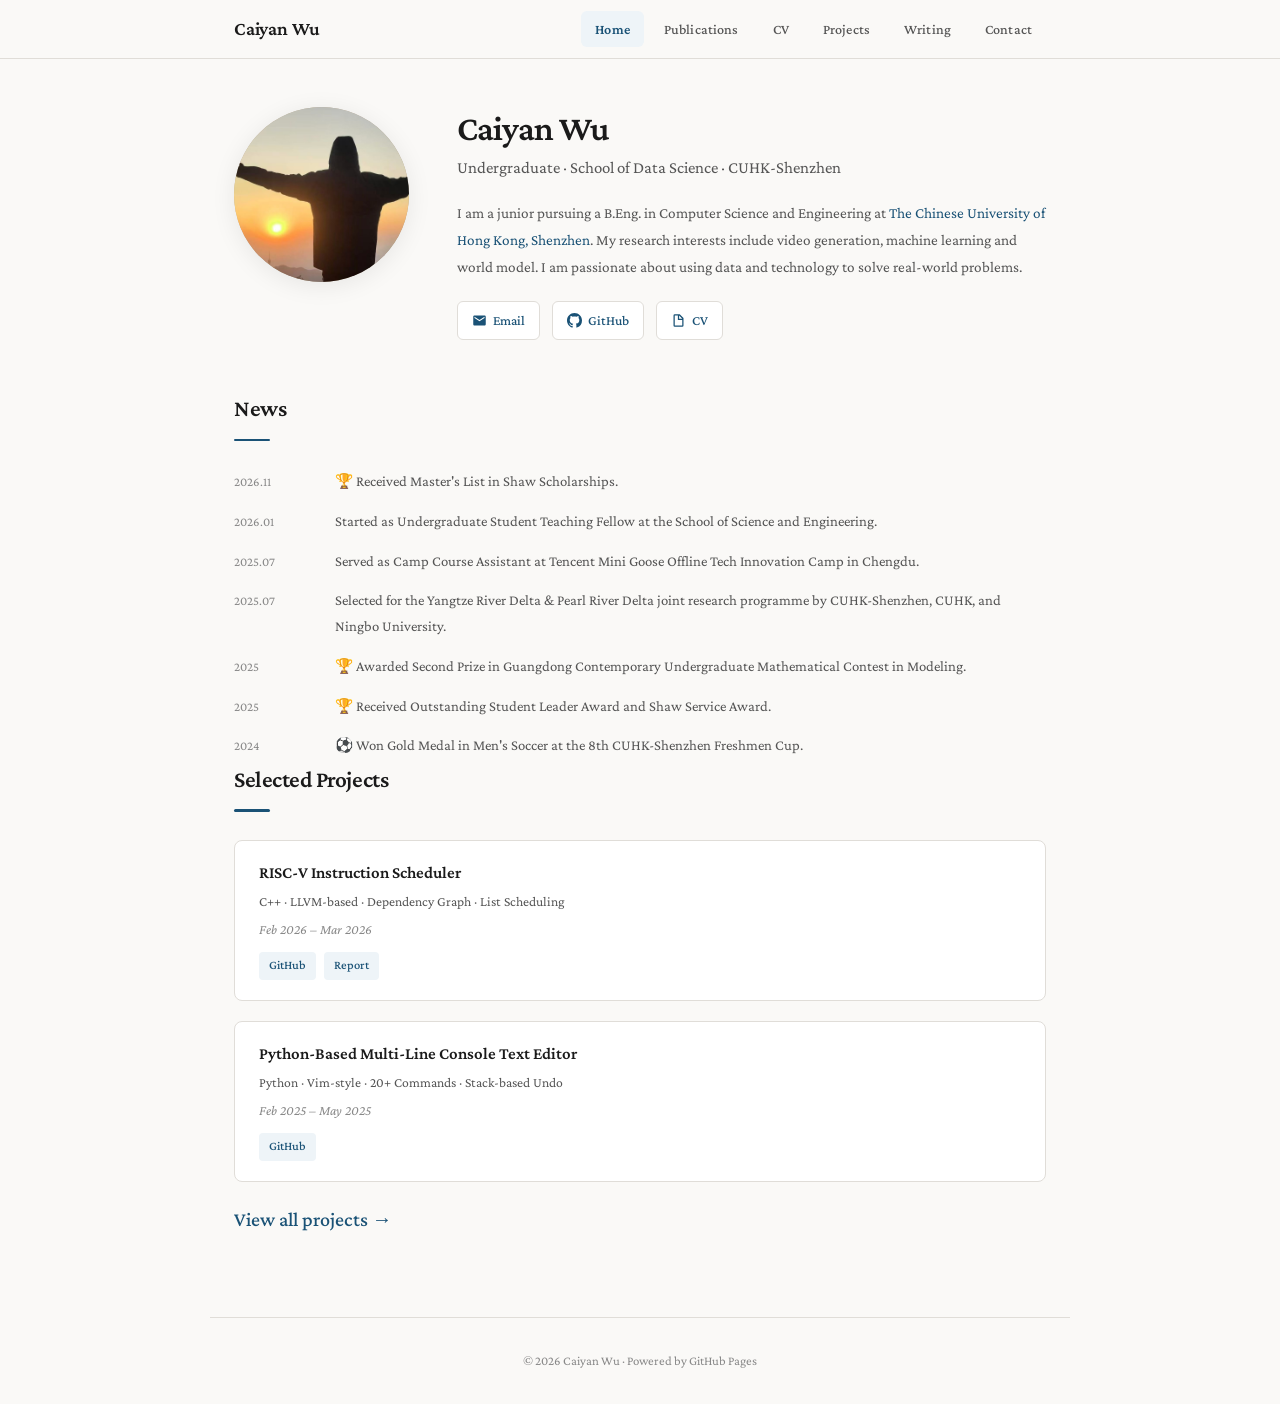
<file: index.html>
<!DOCTYPE html>
<html lang="zh-CN">
<head>
  <meta charset="UTF-8" />
  <meta name="viewport" content="width=device-width, initial-scale=1.0" />
  <title>Wu Caiyan — Home</title>
  <link rel="stylesheet" href="style.css" />
</head>
<body>

<nav>
  <div class="nav-inner">
    <a href="index.html" class="nav-name">Caiyan Wu</a>
    <button class="mobile-toggle" onclick="document.querySelector('.nav-links').classList.toggle('open')" aria-label="Menu">
      <span></span><span></span><span></span>
    </button>
    <div class="nav-links">
      <a href="index.html" class="active">Home</a>
      <a href="publications.html">Publications</a>
      <a href="cv.html">CV</a>
      <a href="projects.html">Projects</a>
      <a href="writing.html">Writing</a>
      <a href="contact.html">Contact</a>
    </div>
  </div>
</nav>

<main>

  <!-- ═══ ABOUT ═══ -->
  <section class="hero fade-in">
    <div class="hero-photo">
      <img src="images/me.jpg" alt="Caiyan Wu" style="max-width: 100%; height: auto; border-radius: 50%;" />
    </div>
    <div class="hero-info">
      <h1>Caiyan Wu</h1>
      <p class="subtitle">Undergraduate · School of Data Science · CUHK-Shenzhen</p>
      <p class="bio">
        <!-- Self Introduction -->
        I am a junior pursuing a B.Eng. in Computer Science and Engineering at
        <a href="https://www.cuhk.edu.cn/en" target="_blank">The Chinese University of Hong Kong, Shenzhen</a>.
        My research interests include video generation, machine learning and world model.
        I am passionate about using data and technology to solve real-world problems.
        <!-- Finished -->
      </p>
      <div class="hero-links">
        <a href="mailto:124090709@link.cuhk.edu.cn" class="link-btn">
          <svg viewBox="0 0 24 24" width="15" height="15" fill="currentColor"><path d="M20 4H4c-1.1 0-2 .9-2 2v12c0 1.1.9 2 2 2h16c1.1 0 2-.9 2-2V6c0-1.1-.9-2-2-2zm0 4l-8 5-8-5V6l8 5 8-5v2z"/></svg>
          Email
        </a>
        <a href="https://github.com/Eden-wu-first" target="_blank" class="link-btn">
          <svg viewBox="0 0 24 24" width="15" height="15" fill="currentColor"><path d="M12 0C5.37 0 0 5.37 0 12c0 5.31 3.435 9.795 8.205 11.385.6.105.825-.255.825-.57 0-.285-.015-1.23-.015-2.235-3.015.555-3.795-.735-4.035-1.41-.135-.345-.72-1.41-1.23-1.695-.42-.225-1.02-.78-.015-.795.945-.015 1.62.87 1.845 1.23 1.08 1.815 2.805 1.305 3.495.99.105-.78.42-1.305.765-1.605-2.67-.3-5.46-1.335-5.46-5.925 0-1.305.465-2.385 1.23-3.225-.12-.3-.54-1.53.12-3.18 0 0 1.005-.315 3.3 1.23.96-.27 1.98-.405 3-.405s2.04.135 3 .405c2.295-1.56 3.3-1.23 3.3-1.23.66 1.65.24 2.88.12 3.18.765.84 1.23 1.905 1.23 3.225 0 4.605-2.805 5.625-5.475 5.925.435.375.81 1.095.81 2.22 0 1.605-.015 2.895-.015 3.3 0 .315.225.69.825.57A12.02 12.02 0 0 0 24 12c0-6.63-5.37-12-12-12z"/></svg>
          GitHub
        </a>
        <a href="cv.html" class="link-btn">
          <svg viewBox="0 0 24 24" width="15" height="15" fill="currentColor"><path d="M14 2H6a2 2 0 0 0-2 2v16a2 2 0 0 0 2 2h12a2 2 0 0 0 2-2V8l-6-6zm-1 2l5 5h-5V4zM6 20V4h5v7h7v9H6z"/></svg>
          CV
        </a>
      </div>
    </div>
  </section>

  <!-- ═══ NEWS ═══ -->
  <section class="fade-in">
    <h2 class="section-title">News</h2>
    <ul class="news-list">
      <li class="news-item">
        <span class="news-date">2026.11</span>
        <span class="news-text">🏆 Received Master's List in Shaw Scholarships.</span>
      </li>
      <li class="news-item">
        <span class="news-date">2026.01</span>
        <span class="news-text">Started as Undergraduate Student Teaching Fellow at the School of Science and Engineering.</span>
      </li>
      <li class="news-item">
        <span class="news-date">2025.07</span>
        <span class="news-text">Served as Camp Course Assistant at Tencent Mini Goose Offline Tech Innovation Camp in Chengdu.</span>
      </li>
      <li class="news-item">
        <span class="news-date">2025.07</span>
        <span class="news-text">Selected for the Yangtze River Delta &amp; Pearl River Delta joint research programme by CUHK-Shenzhen, CUHK, and Ningbo University.</span>
      </li>
      <li class="news-item">
        <span class="news-date">2025</span>
        <span class="news-text">🏆 Awarded Second Prize in Guangdong Contemporary Undergraduate Mathematical Contest in Modeling.</span>
      </li>
      <li class="news-item">
        <span class="news-date">2025</span>
        <span class="news-text">🏆 Received Outstanding Student Leader Award and Shaw Service Award.</span>
      </li>
      <li class="news-item">
        <span class="news-date">2024</span>
        <span class="news-text">⚽ Won Gold Medal in Men's Soccer at the 8th CUHK-Shenzhen Freshmen Cup.</span>
      </li>
    </ul>
  </section>

  <!-- ═══ SELECTED PROJECTS ═══ -->
  <section class="fade-in">
    <h2 class="section-title">Selected Projects</h2>
    <div class="proj-list">
      <div class="card proj-item">
        <div class="proj-title">RISC-V Instruction Scheduler</div>
        <div class="proj-meta">C++ · LLVM-based · Dependency Graph · List Scheduling</div>
        <div class="proj-date">Feb 2026 – Mar 2026</div>
        <div class="proj-links">
          <a href="https://github.com/Eden-wu-first/RISC-V-Instruction-Scheduler" class="tag">GitHub</a>
          <a href="https://github.com/Eden-wu-first/RISC-V-Instruction-Scheduler/blob/main/report.pdf" class="tag">Report</a>
        </div>
      </div>
      <div class="card proj-item">
        <div class="proj-title">Python-Based Multi-Line Console Text Editor</div>
        <div class="proj-meta">Python · Vim-style · 20+ Commands · Stack-based Undo</div>
        <div class="proj-date">Feb 2025 – May 2025</div>
        <div class="proj-links">
          <a href="https://github.com/Eden-wu-first/Python-Based-Multi-Line-Console-Text-Editor" class="tag">GitHub</a>
        </div>
      </div>
    </div>
    <p style="margin-top: 20px;">
      <a href="projects.html" style="font-weight:500;">View all projects →</a>
    </p>
  </section>

</main>

<footer>
  <p>&copy; 2026 Caiyan Wu · Powered by <a href="https://pages.github.com/" target="_blank">GitHub Pages</a></p>
</footer>

<script>
  const observer = new IntersectionObserver((entries) => {
    entries.forEach(e => { if (e.isIntersecting) e.target.classList.add('visible'); });
  }, { threshold: 0.1 });
  document.querySelectorAll('.fade-in').forEach(el => observer.observe(el));
</script>

<style>
  .hero { display: flex; gap: 48px; align-items: flex-start; padding-bottom: 48px; }
  .hero-photo {
    flex-shrink: 0; width: 175px; height: 175px; border-radius: 50%;
    background: linear-gradient(135deg, #c4b5a0 0%, #a89880 100%);
    display: flex; align-items: center; justify-content: center;
    font-family: var(--font-serif); font-size: 3.2rem; color: #fff; font-weight: 300;
    box-shadow: 0 4px 24px rgba(0,0,0,0.08);
  }
  .hero-photo img { width: 100%; height: 100%; border-radius: 50%; object-fit: cover; }
  .hero-info h1 { font-family: var(--font-serif); font-size: 2.2rem; font-weight: 600; letter-spacing: -0.03em; line-height: 1.2; margin-bottom: 4px; }
  .subtitle { font-size: 1.05rem; color: var(--color-text-secondary); margin-bottom: 16px; }
  .bio { color: var(--color-text-secondary); font-size: 0.95rem; line-height: 1.8; margin-bottom: 20px; }
  .hero-links { display: flex; gap: 12px; flex-wrap: wrap; }
  .link-btn {
    display: inline-flex; align-items: center; gap: 6px;
    font-size: 0.85rem; font-weight: 500; color: var(--color-accent) !important;
    padding: 7px 14px; border: 1px solid var(--color-border); border-radius: 6px;
    background: var(--color-surface); transition: all 0.2s;
  }
  .link-btn:hover { border-color: var(--color-accent); background: var(--color-tag-bg); }
  .news-list { list-style: none; display: flex; flex-direction: column; gap: 14px; }
  .news-item { display: flex; gap: 16px; align-items: baseline; font-size: 0.92rem; }
  .news-date { font-family: var(--font-serif); font-size: 0.8rem; color: var(--color-text-muted); flex-shrink: 0; width: 85px; }
  .news-text { color: var(--color-text-secondary); }
  .proj-list { display: flex; flex-direction: column; gap: 20px; }
  .proj-title { font-family: var(--font-serif); font-size: 1.05rem; font-weight: 600; line-height: 1.4; margin-bottom: 6px; }
  .proj-meta { font-size: 0.85rem; color: var(--color-text-secondary); margin-bottom: 4px; }
  .proj-date { font-size: 0.85rem; color: var(--color-text-muted); font-style: italic; }
  .proj-links { margin-top: 10px; display: flex; gap: 8px; }
  @media (max-width: 680px) {
    .hero { flex-direction: column; align-items: center; text-align: center; gap: 24px; }
    .hero-photo { width: 140px; height: 140px; font-size: 2.6rem; }
    .hero-links { justify-content: center; }
    .news-item { flex-direction: column; gap: 2px; }
    .news-date { width: auto; }
  }
</style>

</body>
</html>
</file>
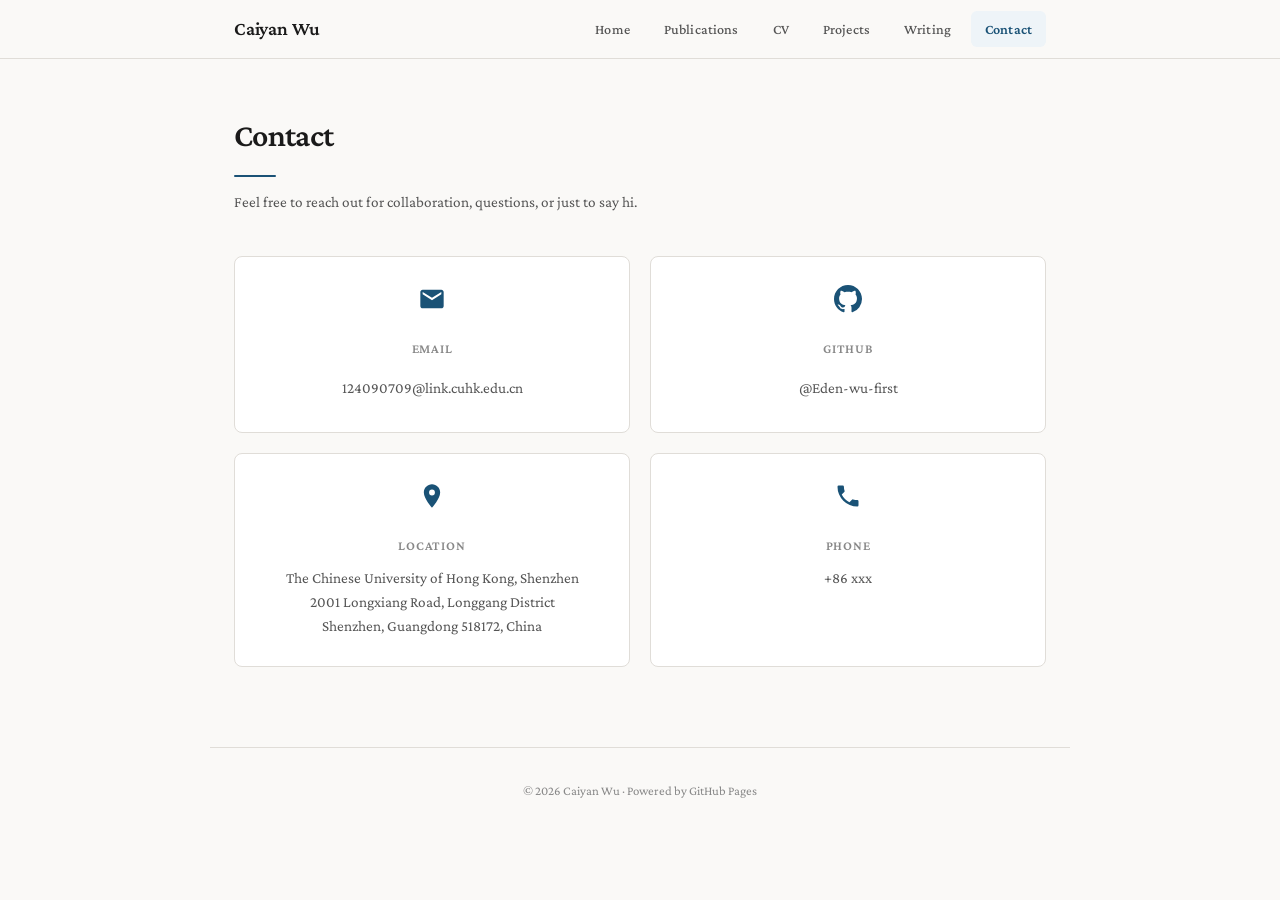
<file: contact.html>
<!DOCTYPE html>
<html lang="zh-CN">
<head>
  <meta charset="UTF-8" />
  <meta name="viewport" content="width=device-width, initial-scale=1.0" />
  <title>Wu Caiyan — Contact</title>
  <link rel="stylesheet" href="style.css" />
</head>
<body>

<nav>
  <div class="nav-inner">
    <a href="index.html" class="nav-name">Caiyan Wu</a>
    <button class="mobile-toggle" onclick="document.querySelector('.nav-links').classList.toggle('open')" aria-label="Menu">
      <span></span><span></span><span></span>
    </button>
    <div class="nav-links">
      <a href="index.html">Home</a>
      <a href="publications.html">Publications</a>
      <a href="cv.html">CV</a>
      <a href="projects.html">Projects</a>
      <a href="writing.html">Writing</a>
      <a href="contact.html" class="active">Contact</a>
    </div>
  </div>
</nav>

<main>
  <div class="page-header fade-in">
    <h1>Contact</h1>
    <p>Feel free to reach out for collaboration, questions, or just to say hi.</p>
  </div>

  <div class="contact-grid fade-in">
    <div class="contact-card card">
      <div class="contact-icon">
        <svg viewBox="0 0 24 24" width="28" height="28" fill="var(--color-accent)"><path d="M20 4H4c-1.1 0-2 .9-2 2v12c0 1.1.9 2 2 2h16c1.1 0 2-.9 2-2V6c0-1.1-.9-2-2-2zm0 4l-8 5-8-5V6l8 5 8-5v2z"/></svg>
      </div>
      <h3>Email</h3>
      <a href="mailto:124090709@link.cuhk.edu.cn">124090709@link.cuhk.edu.cn</a>
    </div>

    <div class="contact-card card">
      <div class="contact-icon">
        <svg viewBox="0 0 24 24" width="28" height="28" fill="var(--color-accent)"><path d="M12 0C5.37 0 0 5.37 0 12c0 5.31 3.435 9.795 8.205 11.385.6.105.825-.255.825-.57 0-.285-.015-1.23-.015-2.235-3.015.555-3.795-.735-4.035-1.41-.135-.345-.72-1.41-1.23-1.695-.42-.225-1.02-.78-.015-.795.945-.015 1.62.87 1.845 1.23 1.08 1.815 2.805 1.305 3.495.99.105-.78.42-1.305.765-1.605-2.67-.3-5.46-1.335-5.46-5.925 0-1.305.465-2.385 1.23-3.225-.12-.3-.54-1.53.12-3.18 0 0 1.005-.315 3.3 1.23.96-.27 1.98-.405 3-.405s2.04.135 3 .405c2.295-1.56 3.3-1.23 3.3-1.23.66 1.65.24 2.88.12 3.18.765.84 1.23 1.905 1.23 3.225 0 4.605-2.805 5.625-5.475 5.925.435.375.81 1.095.81 2.22 0 1.605-.015 2.895-.015 3.3 0 .315.225.69.825.57A12.02 12.02 0 0 0 24 12c0-6.63-5.37-12-12-12z"/></svg>
      </div>
      <h3>GitHub</h3>
      <a href="https://github.com/Eden-wu-first" target="_blank">@Eden-wu-first</a>
    </div>

    <div class="contact-card card">
      <div class="contact-icon">
        <svg viewBox="0 0 24 24" width="28" height="28" fill="var(--color-accent)"><path d="M12 2C8.13 2 5 5.13 5 9c0 5.25 7 13 7 13s7-7.75 7-13c0-3.87-3.13-7-7-7zm0 9.5a2.5 2.5 0 0 1 0-5 2.5 2.5 0 0 1 0 5z"/></svg>
      </div>
      <h3>Location</h3>
      <p>The Chinese University of Hong Kong, Shenzhen<br />2001 Longxiang Road, Longgang District<br />Shenzhen, Guangdong 518172, China</p>
    </div>

    <div class="contact-card card">
      <div class="contact-icon">
        <svg viewBox="0 0 24 24" width="28" height="28" fill="var(--color-accent)"><path d="M6.62 10.79a15.05 15.05 0 006.59 6.59l2.2-2.2a1 1 0 011.01-.24c1.12.37 2.33.57 3.58.57a1 1 0 011 1V20a1 1 0 01-1 1A17 17 0 013 4a1 1 0 011-1h3.5a1 1 0 011 1c0 1.25.2 2.46.57 3.58a1 1 0 01-.24 1.01l-2.2 2.2z"/></svg>
      </div>
      <h3>Phone</h3>
      <p>+86 xxx</p>
    </div>
  </div>

</main>

<footer>
  <p>&copy; 2026 Caiyan Wu · Powered by <a href="https://pages.github.com/" target="_blank">GitHub Pages</a></p>
</footer>

<script>
  const observer = new IntersectionObserver((entries) => {
    entries.forEach(e => { if (e.isIntersecting) e.target.classList.add('visible'); });
  }, { threshold: 0.1 });
  document.querySelectorAll('.fade-in').forEach(el => observer.observe(el));
</script>

<style>
  .contact-grid { display: grid; grid-template-columns: 1fr 1fr; gap: 20px; }
  .contact-card { padding: 28px; text-align: center; }
  .contact-icon { margin-bottom: 14px; }
  .contact-card h3 { font-size: 0.82rem; font-weight: 600; text-transform: uppercase; letter-spacing: 0.06em; color: var(--color-text-muted); margin-bottom: 8px; }
  .contact-card a, .contact-card p { font-size: 0.95rem; color: var(--color-text-secondary); line-height: 1.6; }
  @media (max-width: 680px) {
    .contact-grid { grid-template-columns: 1fr; }
  }
</style>

</body>
</html>
</file>
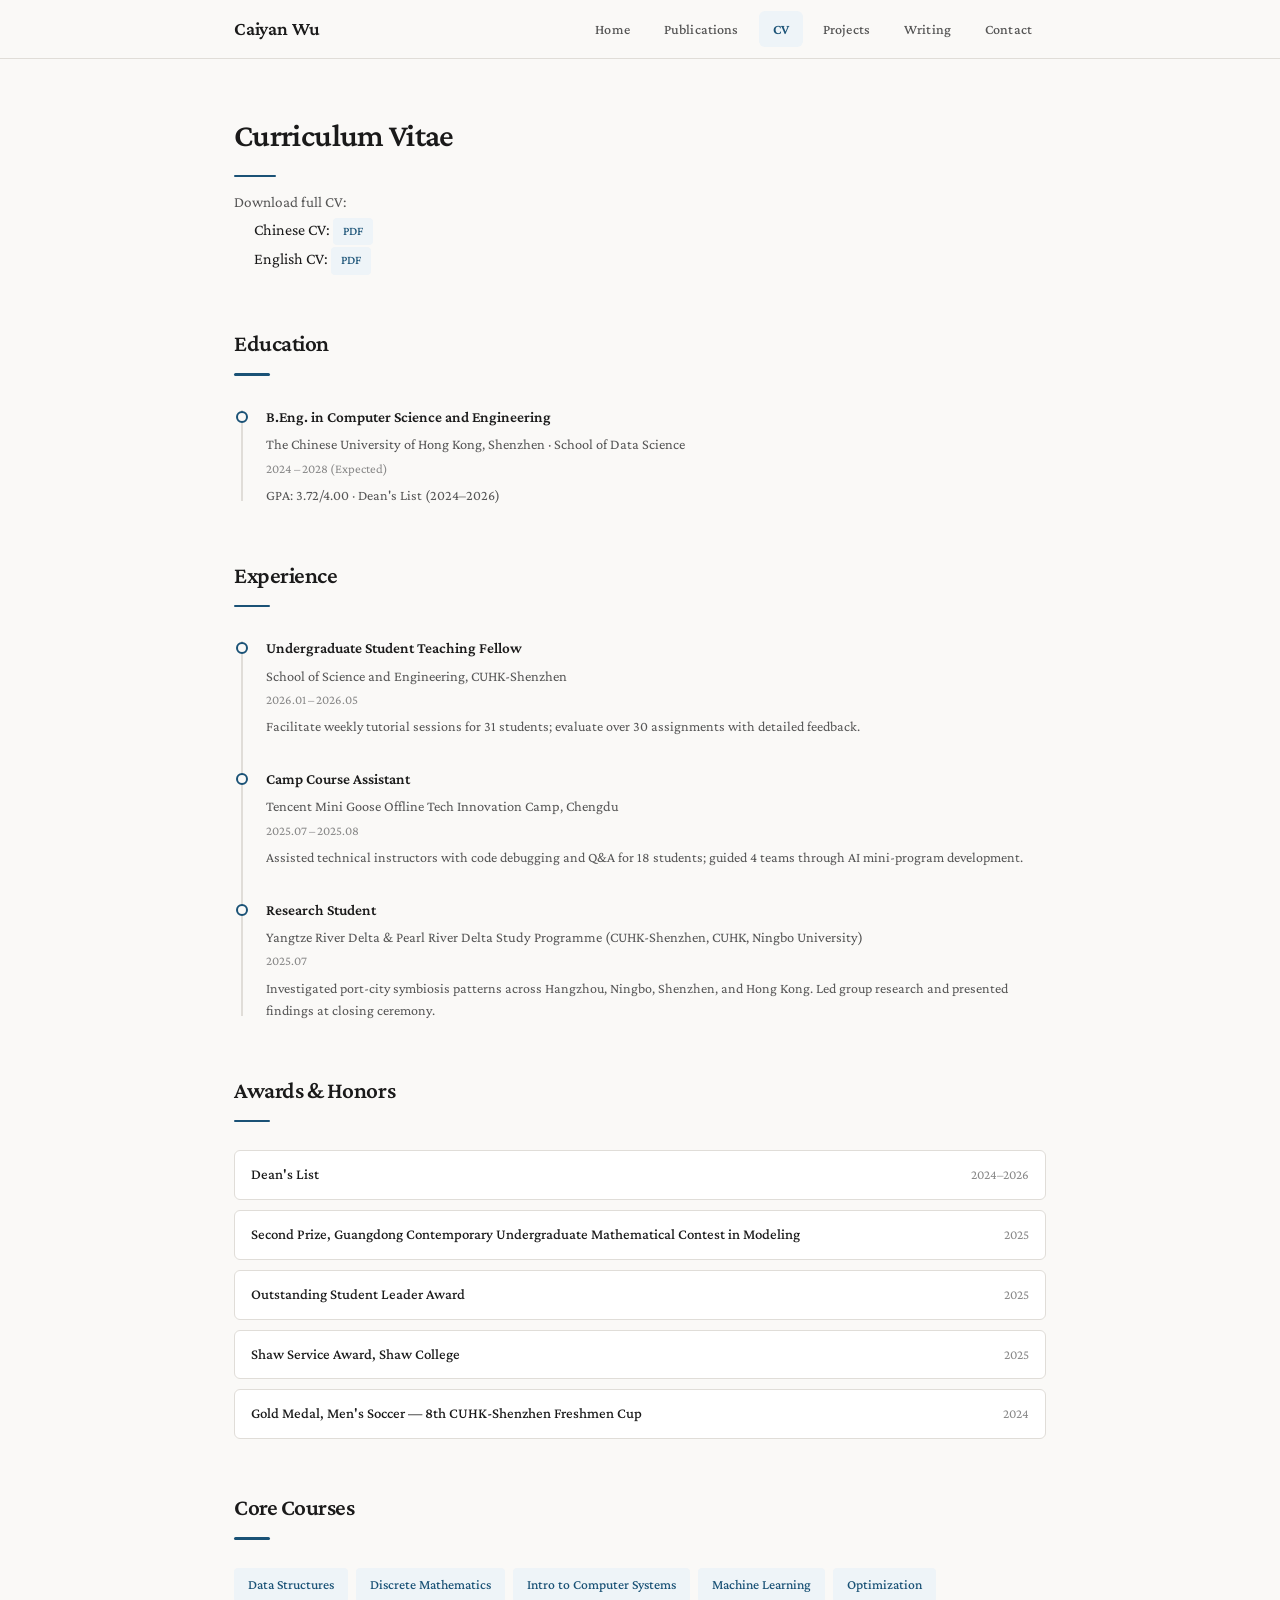
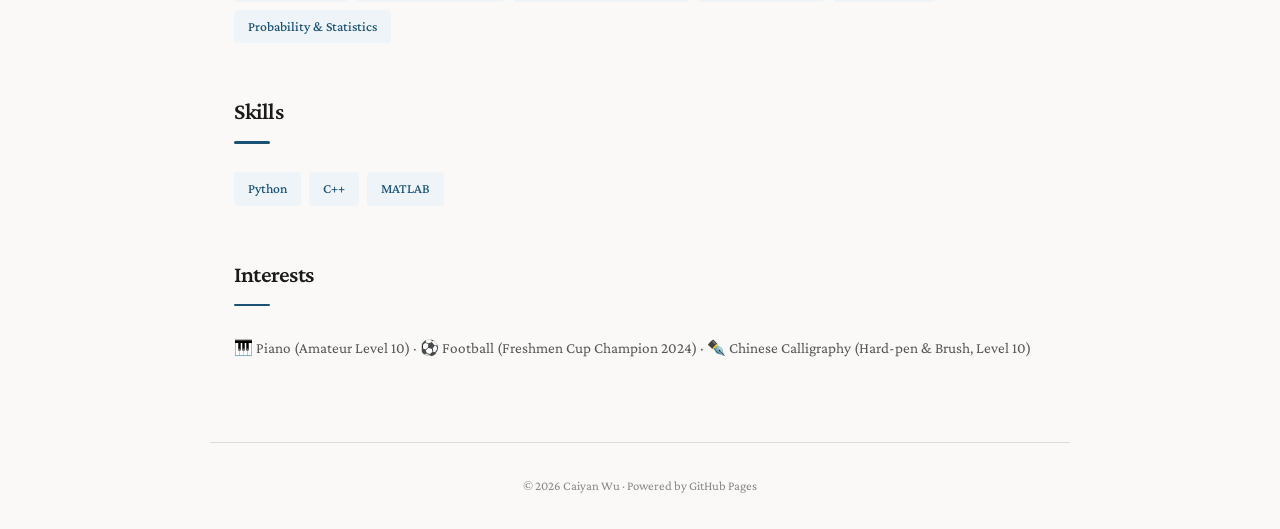
<file: cv.html>
<!DOCTYPE html>
<html lang="zh-CN">
<head>
  <meta charset="UTF-8" />
  <meta name="viewport" content="width=device-width, initial-scale=1.0" />
  <title>Wu Caiyan — CV</title>
  <link rel="stylesheet" href="style.css" />
</head>
<body>

<nav>
  <div class="nav-inner">
    <a href="index.html" class="nav-name">Caiyan Wu</a>
    <button class="mobile-toggle" onclick="document.querySelector('.nav-links').classList.toggle('open')" aria-label="Menu">
      <span></span><span></span><span></span>
    </button>
    <div class="nav-links">
      <a href="index.html">Home</a>
      <a href="publications.html">Publications</a>
      <a href="cv.html" class="active">CV</a>
      <a href="projects.html">Projects</a>
      <a href="writing.html">Writing</a>
      <a href="contact.html">Contact</a>
    </div>
  </div>
</nav>

<main>
  <div class="page-header fade-in">
    <h1>Curriculum Vitae</h1>
    <p>Download full CV:</p>
    <ul style="list-style: none; padding-left: 20px; font-size: 1rem;">
      <li>Chinese CV: <a href="cv_files/Wu_Caiyan_CV_Chinese.pdf" class="tag">PDF</a></li>
      <li>English CV: <a href="cv_files/Wu_Caiyan_CV_English.pdf" class="tag">PDF</a></li>
    </ul>
  </div>

  <!-- ═══ EDUCATION ═══ -->
  <h2 class="section-title fade-in">Education</h2>
  <ul class="timeline fade-in">
    <li>
      <div class="tl-title">B.Eng. in Computer Science and Engineering</div>
      <div class="tl-org">The Chinese University of Hong Kong, Shenzhen · School of Data Science</div>
      <div class="tl-date">2024 – 2028 (Expected)</div>
      <div class="tl-desc">GPA: 3.72/4.00 · Dean's List (2024–2026)</div>
    </li>
  </ul>

  <!-- ═══ EXPERIENCE ═══ -->
  <h2 class="section-title fade-in">Experience</h2>
  <ul class="timeline fade-in">
    <li>
      <div class="tl-title">Undergraduate Student Teaching Fellow</div>
      <div class="tl-org">School of Science and Engineering, CUHK-Shenzhen</div>
      <div class="tl-date">2026.01 – 2026.05</div>
      <div class="tl-desc">Facilitate weekly tutorial sessions for 31 students; evaluate over 30 assignments with detailed feedback.</div>
    </li>
    <li>
      <div class="tl-title">Camp Course Assistant</div>
      <div class="tl-org">Tencent Mini Goose Offline Tech Innovation Camp, Chengdu</div>
      <div class="tl-date">2025.07 – 2025.08</div>
      <div class="tl-desc">Assisted technical instructors with code debugging and Q&amp;A for 18 students; guided 4 teams through AI mini-program development.</div>
    </li>
    <li>
      <div class="tl-title">Research Student</div>
      <div class="tl-org">Yangtze River Delta &amp; Pearl River Delta Study Programme (CUHK-Shenzhen, CUHK, Ningbo University)</div>
      <div class="tl-date">2025.07</div>
      <div class="tl-desc">Investigated port-city symbiosis patterns across Hangzhou, Ningbo, Shenzhen, and Hong Kong. Led group research and presented findings at closing ceremony.</div>
    </li>
  </ul>

  <!-- ═══ AWARDS ═══ -->
  <h2 class="section-title fade-in">Awards &amp; Honors</h2>
  <div class="awards-list fade-in">
    <div class="award-row">
      <span class="award-name">Dean's List</span>
      <span class="award-year">2024–2026</span>
    </div>
    <div class="award-row">
      <span class="award-name">Second Prize, Guangdong Contemporary Undergraduate Mathematical Contest in Modeling</span>
      <span class="award-year">2025</span>
    </div>
    <div class="award-row">
      <span class="award-name">Outstanding Student Leader Award</span>
      <span class="award-year">2025</span>
    </div>
    <div class="award-row">
      <span class="award-name">Shaw Service Award, Shaw College</span>
      <span class="award-year">2025</span>
    </div>
    <div class="award-row">
      <span class="award-name">Gold Medal, Men's Soccer — 8th CUHK-Shenzhen Freshmen Cup</span>
      <span class="award-year">2024</span>
    </div>
  </div>

  <!-- ═══ CORE COURSES ═══ -->
  <h2 class="section-title fade-in">Core Courses</h2>
  <div class="skills fade-in">
    <span class="tag">Data Structures</span>
    <span class="tag">Discrete Mathematics</span>
    <span class="tag">Intro to Computer Systems</span>
    <span class="tag">Machine Learning</span>
    <span class="tag">Optimization</span>
    <span class="tag">Probability &amp; Statistics</span>
  </div>

  <!-- ═══ SKILLS ═══ -->
  <h2 class="section-title fade-in">Skills</h2>
  <div class="skills fade-in">
    <span class="tag">Python</span>
    <span class="tag">C++</span>
    <span class="tag">MATLAB</span>
  </div>

  <!-- ═══ INTERESTS ═══ -->
  <h2 class="section-title fade-in">Interests</h2>
  <div class="fade-in" style="font-size:0.95rem; color:var(--color-text-secondary); line-height:1.8;">
    <p>🎹 Piano (Amateur Level 10) · ⚽ Football (Freshmen Cup Champion 2024) · ✒️ Chinese Calligraphy (Hard-pen &amp; Brush, Level 10)</p>
  </div>

</main>

<footer>
  <p>&copy; 2026 Caiyan Wu · Powered by <a href="https://pages.github.com/" target="_blank">GitHub Pages</a></p>
</footer>

<script>
  const observer = new IntersectionObserver((entries) => {
    entries.forEach(e => { if (e.isIntersecting) e.target.classList.add('visible'); });
  }, { threshold: 0.1 });
  document.querySelectorAll('.fade-in').forEach(el => observer.observe(el));
</script>

<style>
  .awards-list { display: flex; flex-direction: column; gap: 10px; }
  .award-row {
    display: flex; justify-content: space-between; align-items: baseline;
    padding: 11px 16px; background: var(--color-surface);
    border: 1px solid var(--color-border); border-radius: 6px; font-size: 0.92rem;
  }
  .award-name { font-weight: 500; }
  .award-year { font-size: 0.82rem; color: var(--color-text-muted); font-family: var(--font-serif); white-space: nowrap; margin-left: 16px; }
  .skills { display: flex; gap: 8px; flex-wrap: wrap; }
  .skills .tag { font-size: 0.85rem; padding: 5px 14px; }
  @media (max-width: 680px) {
    .award-row { flex-direction: column; gap: 2px; }
    .award-year { margin-left: 0; }
  }
</style>

</body>
</html>
</file>
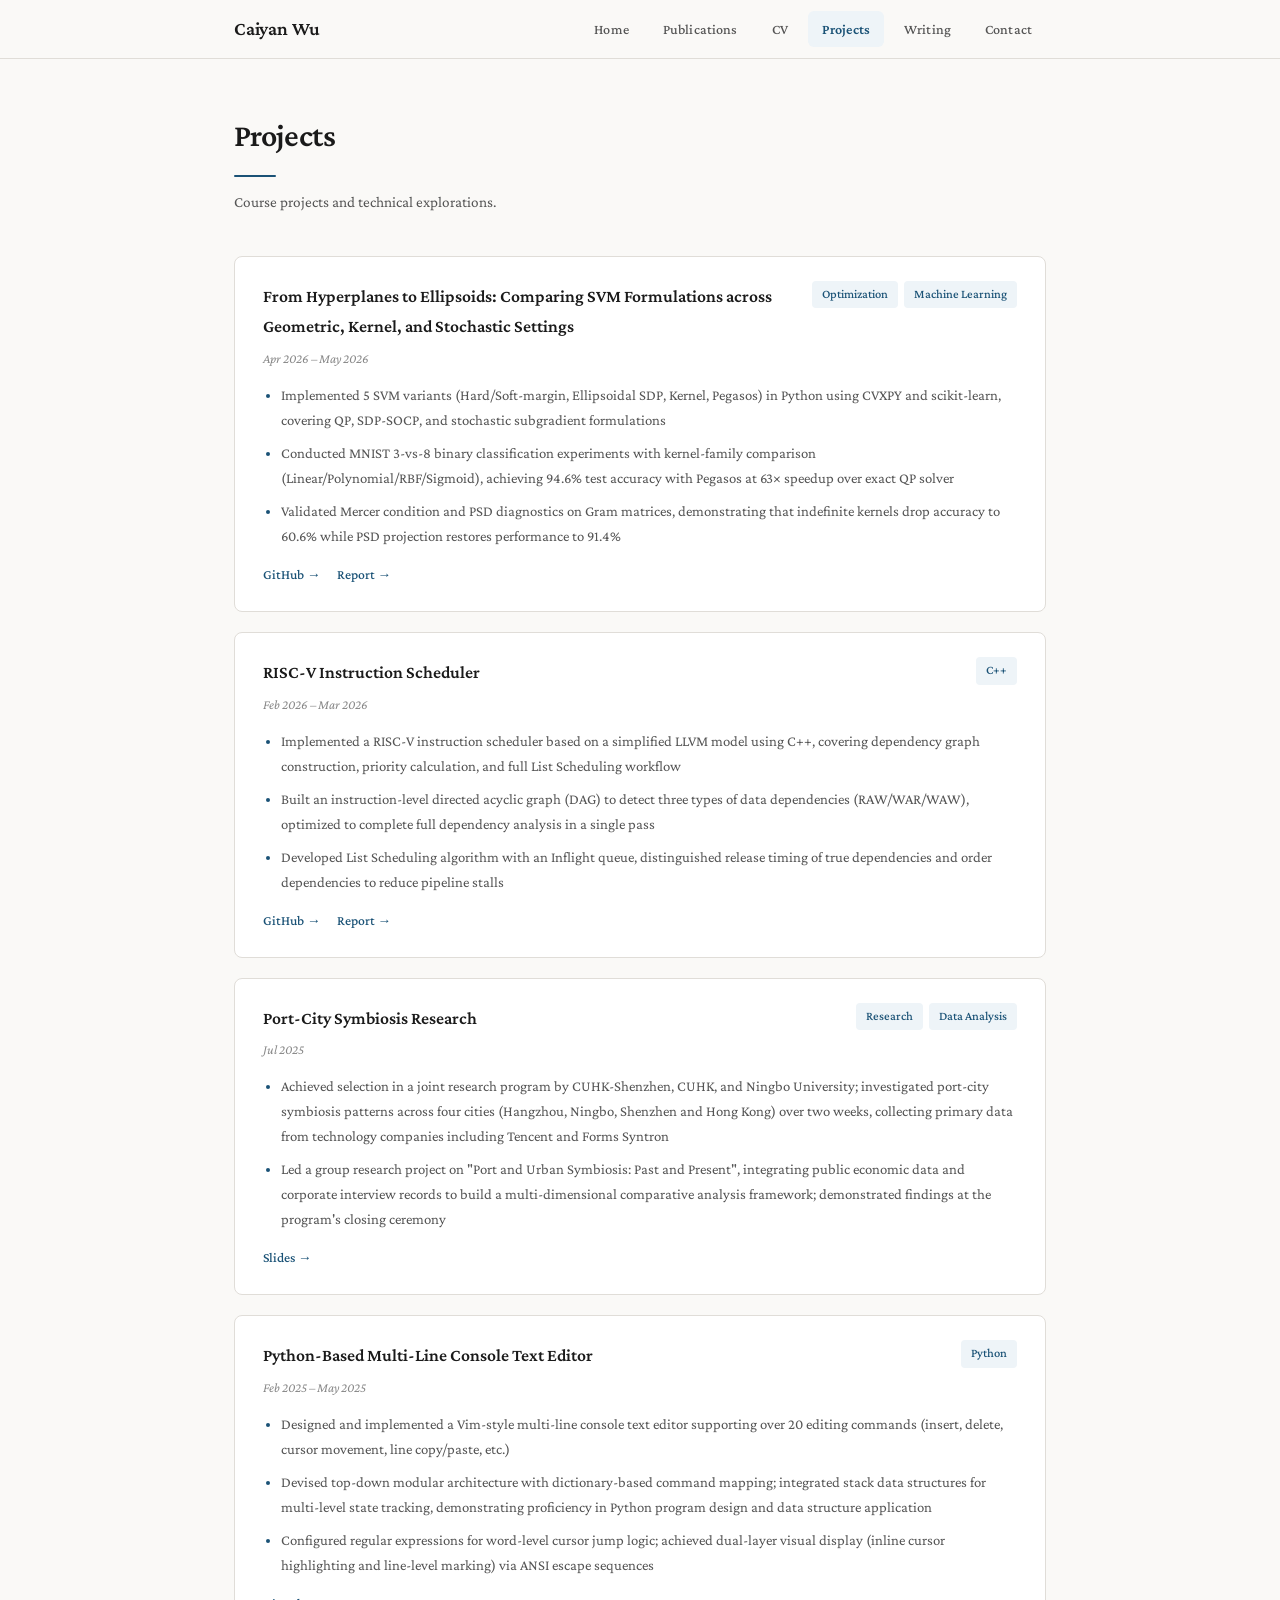
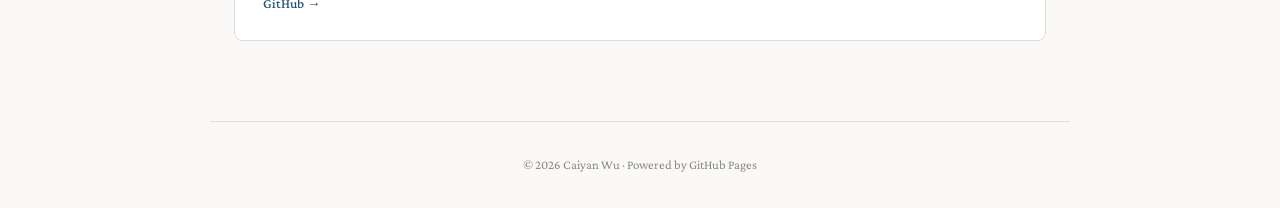
<file: projects.html>
<!DOCTYPE html>
<html lang="zh-CN">
<head>
  <meta charset="UTF-8" />
  <meta name="viewport" content="width=device-width, initial-scale=1.0" />
  <title>Wu Caiyan — Projects</title>
  <link rel="stylesheet" href="style.css" />
</head>
<body>

<nav>
  <div class="nav-inner">
    <a href="index.html" class="nav-name">Caiyan Wu</a>
    <button class="mobile-toggle" onclick="document.querySelector('.nav-links').classList.toggle('open')" aria-label="Menu">
      <span></span><span></span><span></span>
    </button>
    <div class="nav-links">
      <a href="index.html">Home</a>
      <a href="publications.html">Publications</a>
      <a href="cv.html">CV</a>
      <a href="projects.html" class="active">Projects</a>
      <a href="writing.html">Writing</a>
      <a href="contact.html">Contact</a>
    </div>
  </div>
</nav>

<main>
  <div class="page-header fade-in">
    <h1>Projects</h1>
    <p>Course projects and technical explorations.</p>
  </div>

  <div class="projects-grid fade-in">

    <div class="card project-card">
      <div class="project-header">
        <h3>From Hyperplanes to Ellipsoids: Comparing SVM Formulations across Geometric, Kernel, and Stochastic Settings</h3>
        <div class="project-tags">
          <span class="tag">Optimization</span>
          <span class="tag">Machine Learning</span>
        </div>
      </div>
      <div class="project-period">Apr 2026 – May 2026</div>
      <ul class="project-bullets">
        <li>Implemented 5 SVM variants (Hard/Soft-margin, Ellipsoidal SDP, Kernel, Pegasos) in Python using CVXPY and scikit-learn, covering QP, SDP-SOCP, and stochastic subgradient formulations</li>
        <li>Conducted MNIST 3-vs-8 binary classification experiments with kernel-family comparison (Linear/Polynomial/RBF/Sigmoid), achieving 94.6% test accuracy with Pegasos at 63× speedup over exact QP solver</li>
        <li>Validated Mercer condition and PSD diagnostics on Gram matrices, demonstrating that indefinite kernels drop accuracy to 60.6% while PSD projection restores performance to 91.4%</li>
      </ul>
      <div class="project-links">
        <a href="https://github.com/xuxiangs/DDA4300_Project">GitHub →</a>
        <a href="https://github.com/xuxiangs/DDA4300_Project/blob/main/main.pdf">Report →</a>
      </div>
    </div>

    <div class="card project-card">
      <div class="project-header">
        <h3>RISC-V Instruction Scheduler</h3>
        <div class="project-tags">
          <span class="tag">C++</span>
        </div>
      </div>
      <div class="project-period">Feb 2026 – Mar 2026</div>
      <ul class="project-bullets">
        <li>Implemented a RISC-V instruction scheduler based on a simplified LLVM model using C++, covering dependency graph construction, priority calculation, and full List Scheduling workflow</li>
        <li>Built an instruction-level directed acyclic graph (DAG) to detect three types of data dependencies (RAW/WAR/WAW), optimized to complete full dependency analysis in a single pass</li>
        <li>Developed List Scheduling algorithm with an Inflight queue, distinguished release timing of true dependencies and order dependencies to reduce pipeline stalls</li>
      </ul>
      <div class="project-links">
        <a href="https://github.com/Eden-wu-first/RISC-V-Instruction-Scheduler">GitHub →</a>
        <a href="https://github.com/Eden-wu-first/RISC-V-Instruction-Scheduler/blob/main/report.pdf">Report →</a>
      </div>
    </div>

    <div class="card project-card">
      <div class="project-header">
        <h3>Port-City Symbiosis Research</h3>
        <div class="project-tags">
          <span class="tag">Research</span>
          <span class="tag">Data Analysis</span>
        </div>
      </div>
      <div class="project-period">Jul 2025</div>
      <ul class="project-bullets">
        <li>Achieved selection in a joint research program by CUHK-Shenzhen, CUHK, and Ningbo University; investigated port-city symbiosis patterns across four cities (Hangzhou, Ningbo, Shenzhen and Hong Kong) over two weeks, collecting primary data from technology companies including Tencent and Forms Syntron</li>
        <li>Led a group research project on "Port and Urban Symbiosis: Past and Present", integrating public economic data and corporate interview records to build a multi-dimensional comparative analysis framework; demonstrated findings at the program's closing ceremony</li>
      </ul>
      <div class="project-links">
        <a href="#">Slides →</a>
      </div>
    </div>

    <div class="card project-card">
      <div class="project-header">
        <h3>Python-Based Multi-Line Console Text Editor</h3>
        <div class="project-tags">
          <span class="tag">Python</span>
        </div>
      </div>
      <div class="project-period">Feb 2025 – May 2025</div>
      <ul class="project-bullets">
        <li>Designed and implemented a Vim-style multi-line console text editor supporting over 20 editing commands (insert, delete, cursor movement, line copy/paste, etc.)</li>
        <li>Devised top-down modular architecture with dictionary-based command mapping; integrated stack data structures for multi-level state tracking, demonstrating proficiency in Python program design and data structure application</li>
        <li>Configured regular expressions for word-level cursor jump logic; achieved dual-layer visual display (inline cursor highlighting and line-level marking) via ANSI escape sequences</li>
      </ul>
      <div class="project-links">
        <a href="https://github.com/Eden-wu-first/Python-Based-Multi-Line-Console-Text-Editor">GitHub →</a>
      </div>
    </div>

  </div>
</main>

<footer>
  <p>&copy; 2026 Caiyan Wu · Powered by <a href="https://pages.github.com/" target="_blank">GitHub Pages</a></p>
</footer>

<script>
  const observer = new IntersectionObserver((entries) => {
    entries.forEach(e => { if (e.isIntersecting) e.target.classList.add('visible'); });
  }, { threshold: 0.1 });
  document.querySelectorAll('.fade-in').forEach(el => observer.observe(el));
</script>

<style>
  .projects-grid { display: grid; grid-template-columns: 1fr; gap: 20px; }
  .project-card { padding: 24px 28px; }
  .project-header { display: flex; justify-content: space-between; align-items: flex-start; margin-bottom: 6px; gap: 12px; }
  .project-header h3 { font-family: var(--font-serif); font-size: 1.1rem; font-weight: 600; color: var(--color-text); }
  .project-tags { display: flex; gap: 6px; flex-shrink: 0; }
  .project-period { font-size: 0.82rem; color: var(--color-text-muted); font-style: italic; font-family: var(--font-serif); margin-bottom: 12px; }
  .project-bullets {
    margin: 0 0 14px 18px;
    padding: 0;
    display: flex;
    flex-direction: column;
    gap: 8px;
  }
  .project-bullets li {
    font-size: 0.92rem;
    color: var(--color-text-secondary);
    line-height: 1.7;
  }
  .project-bullets li::marker {
    color: var(--color-accent);
  }
  .project-links { display: flex; gap: 16px; }
  .project-links a { font-size: 0.85rem; font-weight: 500; color: var(--color-accent); }
  @media (max-width: 680px) {
    .project-header { flex-direction: column; gap: 8px; }
  }
</style>

</body>
</html>
</file>
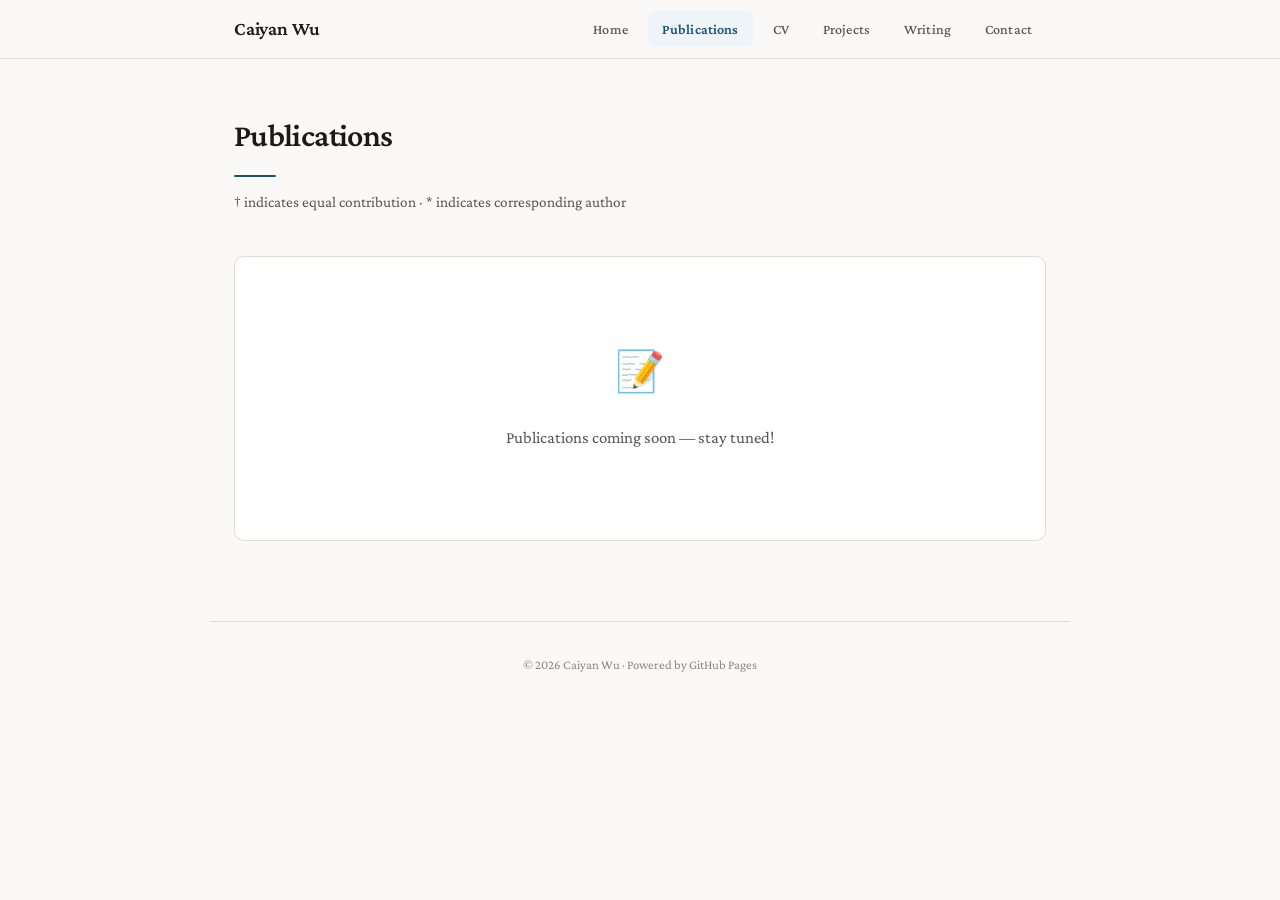
<file: publications.html>
<!DOCTYPE html>
<html lang="zh-CN">
<head>
  <meta charset="UTF-8" />
  <meta name="viewport" content="width=device-width, initial-scale=1.0" />
  <title>Wu Caiyan — Publications</title>
  <link rel="stylesheet" href="style.css" />
</head>
<body>

<nav>
  <div class="nav-inner">
    <a href="index.html" class="nav-name">Caiyan Wu</a>
    <button class="mobile-toggle" onclick="document.querySelector('.nav-links').classList.toggle('open')" aria-label="Menu">
      <span></span><span></span><span></span>
    </button>
    <div class="nav-links">
      <a href="index.html">Home</a>
      <a href="publications.html" class="active">Publications</a>
      <a href="cv.html">CV</a>
      <a href="projects.html">Projects</a>
      <a href="writing.html">Writing</a>
      <a href="contact.html">Contact</a>
    </div>
  </div>
</nav>

<main>
  <div class="page-header fade-in">
    <h1>Publications</h1>
    <p>† indicates equal contribution · * indicates corresponding author</p>
  </div>

  <div class="coming-soon fade-in">
    <div class="coming-icon">📝</div>
    <p>Publications coming soon — stay tuned!</p>
    <p class="coming-sub">
      <!-- ✏️ 发表论文后在这里添加，格式参考下方注释 -->
    </p>
  </div>

  <!--
  ═══ 发表论文后，取消注释以下模板并填入信息 ═══

  <h2 class="section-title fade-in">2026</h2>
  <div class="pub-list fade-in">
    <div class="card pub-item">
      <div class="pub-title">Your Paper Title</div>
      <div class="pub-authors"><span class="me">Caiyan Wu</span>, Co-author A, Co-author B*</div>
      <div class="pub-venue">Conference / Journal Name, 2026</div>
      <div class="pub-links">
        <a href="#" class="tag">PDF</a>
        <a href="#" class="tag">arXiv</a>
        <a href="#" class="tag">Code</a>
      </div>
    </div>
  </div>
  -->

</main>

<footer>
  <p>&copy; 2026 Caiyan Wu · Powered by <a href="https://pages.github.com/" target="_blank">GitHub Pages</a></p>
</footer>

<script>
  const observer = new IntersectionObserver((entries) => {
    entries.forEach(e => { if (e.isIntersecting) e.target.classList.add('visible'); });
  }, { threshold: 0.1 });
  document.querySelectorAll('.fade-in').forEach(el => observer.observe(el));
</script>

<style>
  .coming-soon {
    text-align: center; padding: 80px 24px;
    background: var(--color-surface); border: 1px solid var(--color-border); border-radius: 10px;
  }
  .coming-icon { font-size: 2.5rem; margin-bottom: 16px; }
  .coming-soon p { font-size: 1.05rem; color: var(--color-text-secondary); }
  .coming-sub { font-size: 0.88rem; color: var(--color-text-muted); margin-top: 8px; }
  .pub-list { display: flex; flex-direction: column; gap: 20px; }
  .pub-title { font-family: var(--font-serif); font-size: 1.05rem; font-weight: 600; line-height: 1.4; margin-bottom: 6px; }
  .pub-authors { font-size: 0.85rem; color: var(--color-text-secondary); margin-bottom: 4px; }
  .pub-authors .me { font-weight: 600; color: var(--color-text); text-decoration: underline; text-underline-offset: 2px; }
  .pub-venue { font-size: 0.85rem; color: var(--color-text-muted); font-style: italic; }
  .pub-links { margin-top: 10px; display: flex; gap: 8px; flex-wrap: wrap; }
</style>

</body>
</html>
</file>
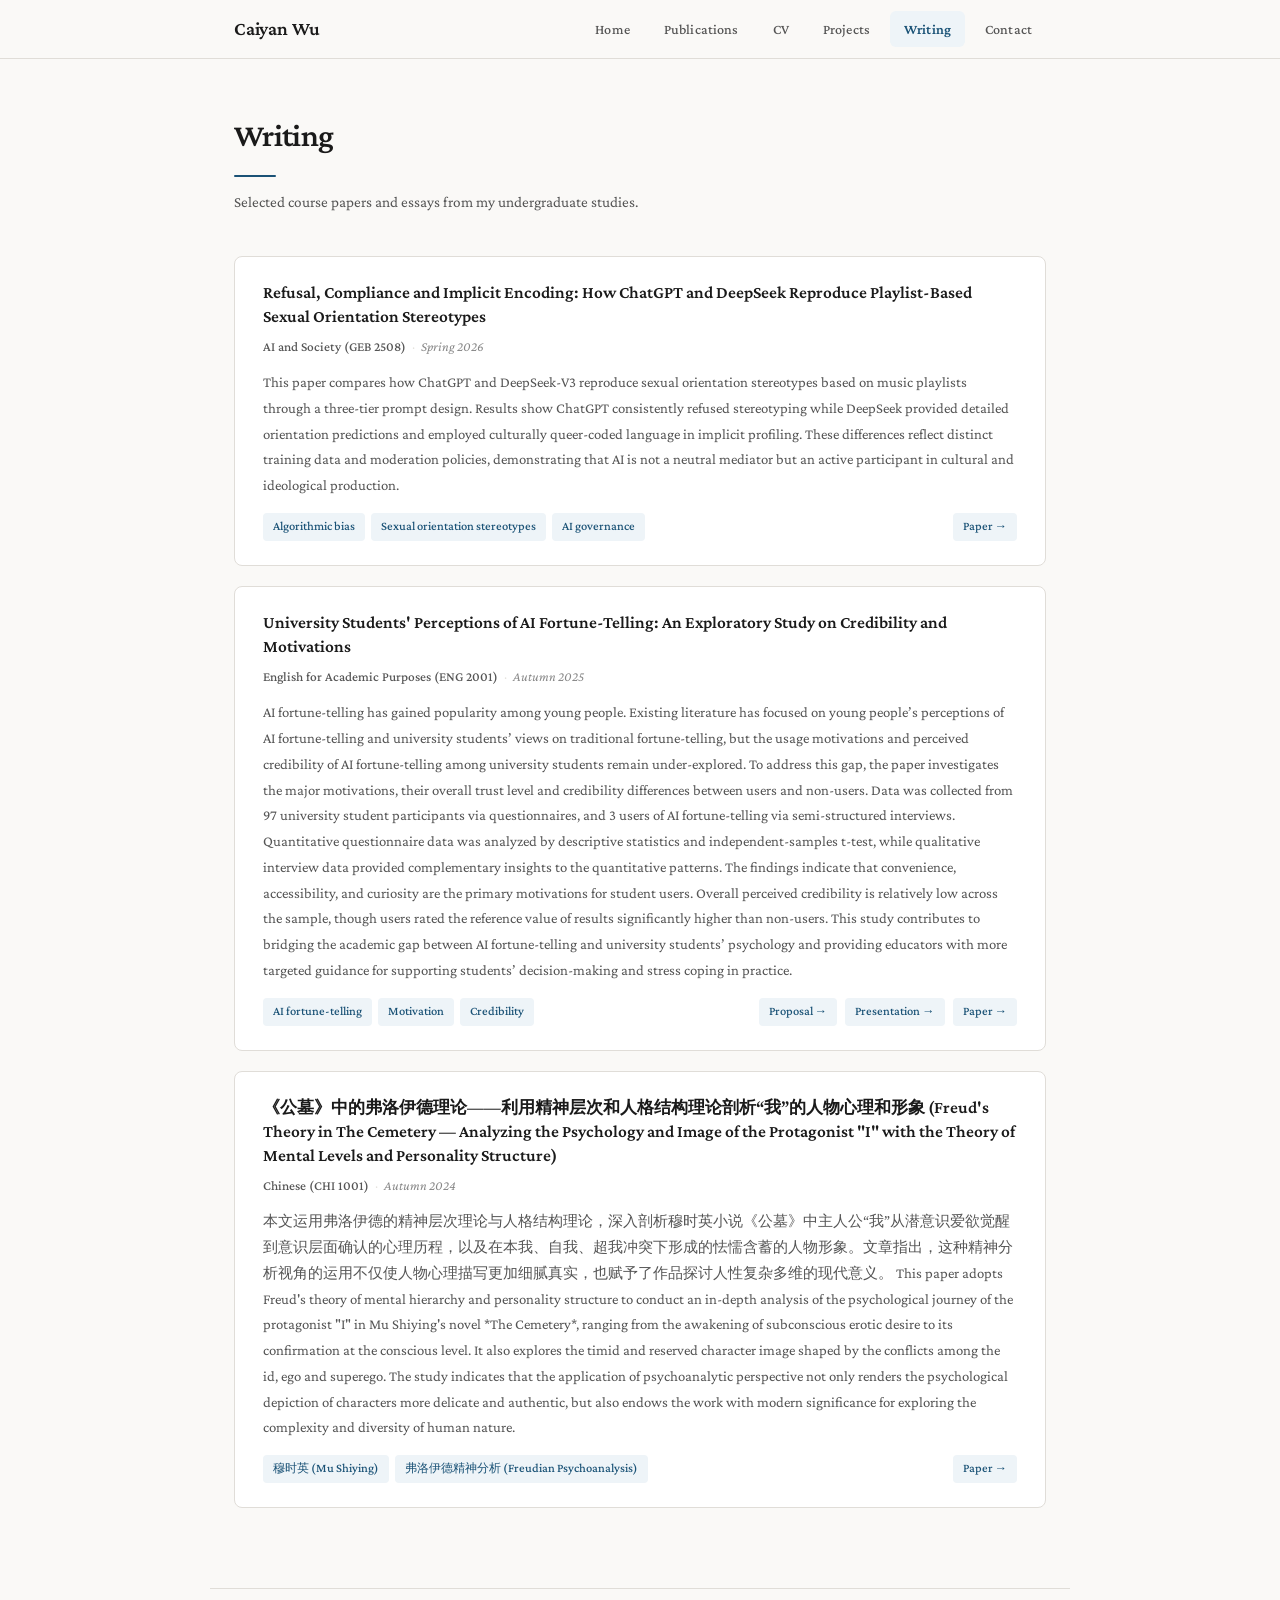
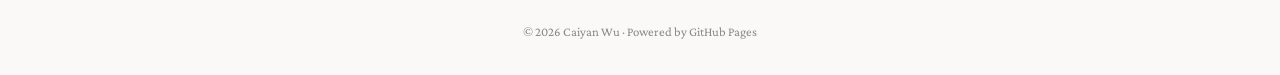
<file: writing.html>
<!DOCTYPE html>
<html lang="zh-CN">
<head>
  <meta charset="UTF-8" />
  <meta name="viewport" content="width=device-width, initial-scale=1.0" />
  <title>Wu Caiyan — Writing</title>
  <link rel="stylesheet" href="style.css" />
</head>
<body>

<nav>
  <div class="nav-inner">
    <a href="index.html" class="nav-name">Caiyan Wu</a>
    <button class="mobile-toggle" onclick="document.querySelector('.nav-links').classList.toggle('open')" aria-label="Menu">
      <span></span><span></span><span></span>
    </button>
    <div class="nav-links">
      <a href="index.html">Home</a>
      <a href="publications.html">Publications</a>
      <a href="cv.html">CV</a>
      <a href="projects.html">Projects</a>
      <a href="writing.html" class="active">Writing</a>
      <a href="contact.html">Contact</a>
    </div>
  </div>
</nav>

<main>
  <div class="page-header fade-in">
    <h1>Writing</h1>
    <p>Selected course papers and essays from my undergraduate studies.</p>
  </div>

  <div class="writing-list fade-in">

    <div class="card writing-item">
      <div class="writing-title">Refusal, Compliance and Implicit Encoding: How ChatGPT and DeepSeek Reproduce Playlist-Based Sexual Orientation Stereotypes</div>
      <div class="writing-meta">
        <span class="writing-course">AI and Society (GEB 2508)</span>
        <span class="writing-dot">·</span>
        <span class="writing-semester">Spring 2026</span>
      </div>
      <div class="writing-abstract">
        This paper compares how ChatGPT and DeepSeek-V3 reproduce sexual orientation stereotypes based on music playlists through a three-tier prompt design. Results show ChatGPT consistently refused stereotyping while DeepSeek provided detailed orientation predictions and employed culturally queer-coded language in implicit profiling. These differences reflect distinct training data and moderation policies, demonstrating that AI is not a neutral mediator but an active participant in cultural and ideological production.
      </div>
      <div class="writing-footer">
        <div class="writing-tags">
          <span class="tag">Algorithmic bias</span>
          <span class="tag">Sexual orientation stereotypes</span>
          <span class="tag">AI governance</span>
        </div>
        <div class="writing-links">
          <a href="writing/Refusal, Compliance and Implicit Encoding/Refusal, Compliance and Implicit Encoding.pdf" class="tag">Paper →</a>
        </div>
      </div>
    </div>

    <div class="card writing-item">
      <div class="writing-title">University Students' Perceptions of AI Fortune-Telling: An Exploratory Study on Credibility and Motivations</div>
      <div class="writing-meta">
        <span class="writing-course">English for Academic Purposes (ENG 2001)</span>
        <span class="writing-dot">·</span>
        <span class="writing-semester">Autumn 2025</span>
      </div>
      <div class="writing-abstract">
        AI fortune-telling has gained popularity among young people. Existing literature has focused on young people’s perceptions of AI fortune-telling and university students’ views on traditional fortune-telling, but the usage motivations and perceived credibility of AI fortune-telling among university students remain under-explored. To address this gap, the paper investigates the major motivations, their overall trust level and credibility differences between users and non-users. Data was collected from 97 university student participants via questionnaires, and 3 users of AI fortune-telling via semi-structured interviews. Quantitative questionnaire data was analyzed by descriptive statistics and independent-samples t-test, while qualitative interview data provided complementary insights to the quantitative patterns. The findings indicate that convenience, accessibility, and curiosity are the primary motivations for student users. Overall perceived credibility is relatively low across the sample, though users rated the reference value of results significantly higher than non-users. This study contributes to bridging the academic gap between AI fortune-telling and university students’ psychology and providing educators with more targeted guidance for supporting students’ decision-making and stress coping in practice.
      </div>
      <div class="writing-footer">
        <div class="writing-tags">
          <span class="tag">AI fortune-telling</span>
          <span class="tag">Motivation</span>
          <span class="tag">Credibility</span>
        </div>
        <div class="writing-links">
          <a href="writing/University Students' Perceptions of AI Fortune-Telling/Research Proposal.pdf" class="tag">Proposal →</a>
          <a href="writing/University Students' Perceptions of AI Fortune-Telling/Research Presentation_Eden_Caiyan Wu.pdf" class="tag">Presentation →</a>
          <a href="writing/University Students' Perceptions of AI Fortune-Telling/Research Paper_Eden_Caiyan Wu.pdf" class="tag">Paper →</a>
        </div>
      </div>
    </div>

    <div class="card writing-item">
      <div class="writing-title">《公墓》中的弗洛伊德理论——利用精神层次和人格结构理论剖析“我”的人物心理和形象 (Freud's Theory in The Cemetery — Analyzing the Psychology and Image of the Protagonist "I" with the Theory of Mental Levels and Personality Structure)</div>
      <div class="writing-meta">
        <span class="writing-course">Chinese (CHI 1001)</span>
        <span class="writing-dot">·</span>
        <span class="writing-semester">Autumn 2024</span>
      </div>
      <div class="writing-abstract">
        本文运用弗洛伊德的精神层次理论与人格结构理论，深入剖析穆时英小说《公墓》中主人公“我”从潜意识爱欲觉醒到意识层面确认的心理历程，以及在本我、自我、超我冲突下形成的怯懦含蓄的人物形象。文章指出，这种精神分析视角的运用不仅使人物心理描写更加细腻真实，也赋予了作品探讨人性复杂多维的现代意义。
        This paper adopts Freud's theory of mental hierarchy and personality structure to conduct an in-depth analysis of the psychological journey of the protagonist "I" in Mu Shiying's novel *The Cemetery*, ranging from the awakening of subconscious erotic desire to its confirmation at the conscious level. It also explores the timid and reserved character image shaped by the conflicts among the id, ego and superego. The study indicates that the application of psychoanalytic perspective not only renders the psychological depiction of characters more delicate and authentic, but also endows the work with modern significance for exploring the complexity and diversity of human nature.
      </div>
      <div class="writing-footer">
        <div class="writing-tags">
          <span class="tag">穆时英 (Mu Shiying)</span>
          <span class="tag">弗洛伊德精神分析 (Freudian Psychoanalysis)</span>
        </div>
        <div class="writing-links">
          <a href="writing/《公墓》中的弗洛伊德理论/《公墓》中的弗洛伊德理论——利用精神层次和人格结构理论剖析“我“的人物心理和形象.pdf" class="tag">Paper →</a>
        </div>
      </div>
    </div>

  </div>
</main>

<footer>
  <p>&copy; 2026 Caiyan Wu · Powered by <a href="https://pages.github.com/" target="_blank">GitHub Pages</a></p>
</footer>

<script>
  const observer = new IntersectionObserver((entries) => {
    entries.forEach(e => { if (e.isIntersecting) e.target.classList.add('visible'); });
  }, { threshold: 0.1 });
  document.querySelectorAll('.fade-in').forEach(el => observer.observe(el));
</script>

<style>
  .writing-list { display: flex; flex-direction: column; gap: 20px; }
  .writing-item { padding: 24px 28px; }
  .writing-title { font-family: var(--font-serif); font-size: 1.08rem; font-weight: 600; line-height: 1.4; margin-bottom: 6px; }
  .writing-meta { font-size: 0.83rem; color: var(--color-text-muted); font-style: italic; margin-bottom: 12px; display: flex; align-items: center; gap: 6px; flex-wrap: wrap; }
  .writing-course { color: var(--color-text-secondary); font-style: normal; font-weight: 500; }
  .writing-dot { color: var(--color-border); }
  .writing-abstract { font-size: 0.92rem; color: var(--color-text-secondary); line-height: 1.75; margin-bottom: 14px; }
  .writing-footer { display: flex; justify-content: space-between; align-items: center; flex-wrap: wrap; gap: 10px; }
  .writing-tags { display: flex; gap: 6px; flex-wrap: wrap; }
  .writing-links { display: flex; gap: 8px; }
</style>

</body>
</html>
</file>
<file: style.css>
/* ══════════════════════════════════════════
   ACADEMIC PERSONAL WEBSITE — SHARED STYLES
   ══════════════════════════════════════════ */

@import url('https://fonts.googleapis.com/css2?family=Crimson+Pro:ital,wght@0,300;0,400;0,500;0,600;0,700;1,400&family=Source+Sans+3:wght@300;400;500;600;700&family=JetBrains+Mono:wght@400&display=swap');

:root {
  --color-bg: #faf9f7;
  --color-surface: #ffffff;
  --color-text: #1a1a1a;
  --color-text-secondary: #555;
  --color-text-muted: #888;
  --color-accent: #1a5276;
  --color-accent-light: #2980b9;
  --color-border: #e0ddd8;
  --color-tag-bg: #eef4f8;
  --color-tag-text: #1a5276;
  --color-highlight: #f0e6d3;
  --font-serif: 'Crimson Pro', 'Songti SC', 'SimSun', Georgia, serif;
  --font-sans: 'Source Sans 3', 'PingFang SC', 'Microsoft YaHei', sans-serif;
  --font-mono: 'JetBrains Mono', monospace;
  --max-width: 860px;
}

*, *::before, *::after { margin: 0; padding: 0; box-sizing: border-box; }
html { scroll-behavior: smooth; }

body {
  font-family: var(--font-serif);
  background: var(--color-bg);
  color: var(--color-text);
  line-height: 1.75;
  font-size: 20px;
  -webkit-font-smoothing: antialiased;
}

a { color: var(--color-accent); text-decoration: none; transition: color 0.2s; }
a:hover { color: var(--color-accent-light); }

/* ── NAVIGATION ── */
nav {
  position: sticky;
  top: 0;
  z-index: 100;
  background: rgba(250, 249, 247, 0.92);
  backdrop-filter: blur(14px);
  border-bottom: 1px solid var(--color-border);
}
.nav-inner {
  max-width: var(--max-width);
  margin: 0 auto;
  padding: 0 24px;
  display: flex;
  align-items: center;
  justify-content: space-between;
  height: 58px;
}
.nav-name {
  font-family: var(--font-serif);
  font-weight: 600;
  font-size: 1.2rem;
  color: var(--color-text);
  text-decoration: none;
  letter-spacing: -0.01em;
}
.nav-links { display: flex; gap: 6px; }
.nav-links a {
  font-size: 0.88rem;
  font-weight: 500;
  color: var(--color-text-secondary);
  text-decoration: none;
  padding: 6px 14px;
  border-radius: 6px;
  transition: all 0.2s;
  letter-spacing: 0.01em;
}
.nav-links a:hover {
  color: var(--color-accent);
  background: var(--color-tag-bg);
}
.nav-links a.active {
  color: var(--color-accent);
  background: var(--color-tag-bg);
  font-weight: 600;
}

.mobile-toggle {
  display: none;
  background: none;
  border: none;
  cursor: pointer;
  width: 32px;
  height: 32px;
  position: relative;
}
.mobile-toggle span {
  display: block;
  width: 20px;
  height: 2px;
  background: var(--color-text);
  position: absolute;
  left: 6px;
  transition: 0.25s;
}
.mobile-toggle span:nth-child(1) { top: 9px; }
.mobile-toggle span:nth-child(2) { top: 15px; }
.mobile-toggle span:nth-child(3) { top: 21px; }

/* ── MAIN ── */
main {
  max-width: var(--max-width);
  margin: 0 auto;
  padding: 48px 24px 80px;
}

/* ── PAGE HEADER ── */
.page-header {
  margin-bottom: 40px;
}
.page-header h1 {
  font-family: var(--font-serif);
  font-size: 2rem;
  font-weight: 600;
  letter-spacing: -0.02em;
  margin-bottom: 8px;
  position: relative;
  padding-bottom: 14px;
}
.page-header h1::after {
  content: '';
  position: absolute;
  bottom: 0;
  left: 0;
  width: 42px;
  height: 2.5px;
  background: var(--color-accent);
  border-radius: 2px;
}
.page-header p {
  color: var(--color-text-secondary);
  font-size: 0.95rem;
  margin-top: 12px;
}

/* ── SECTION TITLE ── */
.section-title {
  font-family: var(--font-serif);
  font-size: 1.45rem;
  font-weight: 600;
  color: var(--color-text);
  margin-bottom: 28px;
  margin-top: 48px;
  letter-spacing: -0.02em;
  position: relative;
  padding-bottom: 12px;
}
.section-title:first-child { margin-top: 0; }
.section-title::after {
  content: '';
  position: absolute;
  bottom: 0;
  left: 0;
  width: 36px;
  height: 2.5px;
  background: var(--color-accent);
  border-radius: 2px;
}

/* ── CARDS ── */
.card {
  padding: 20px 24px;
  background: var(--color-surface);
  border: 1px solid var(--color-border);
  border-radius: 8px;
  transition: box-shadow 0.25s, border-color 0.25s;
}
.card:hover {
  box-shadow: 0 2px 14px rgba(0,0,0,0.05);
  border-color: #ccc;
}

/* ── TAGS ── */
.tag {
  display: inline-block;
  font-size: 0.78rem;
  font-weight: 500;
  color: var(--color-tag-text);
  background: var(--color-tag-bg);
  padding: 3px 10px;
  border-radius: 4px;
  font-family: var(--font-serif);
  text-decoration: none;
  transition: background 0.2s;
}
.tag:hover { background: var(--color-highlight); color: var(--color-accent); }

/* ── TIMELINE ── */
.timeline { list-style: none; position: relative; }
.timeline::before {
  content: '';
  position: absolute;
  left: 7px;
  top: 6px;
  bottom: 6px;
  width: 2px;
  background: var(--color-border);
}
.timeline li {
  padding-left: 32px;
  position: relative;
  margin-bottom: 28px;
}
.timeline li::before {
  content: '';
  position: absolute;
  left: 2px;
  top: 7px;
  width: 12px;
  height: 12px;
  border-radius: 50%;
  border: 2.5px solid var(--color-accent);
  background: var(--color-bg);
}
.timeline .tl-title { font-weight: 600; font-size: 0.95rem; margin-bottom: 2px; }
.timeline .tl-org { font-size: 0.9rem; color: var(--color-text-secondary); }
.timeline .tl-date { font-size: 0.8rem; color: var(--color-text-muted); font-family: var(--font-serif); }
.timeline .tl-desc { font-size: 0.88rem; color: var(--color-text-secondary); margin-top: 4px; line-height: 1.6; }

/* ── FOOTER ── */
footer {
  max-width: var(--max-width);
  margin: 0 auto;
  padding: 32px 24px;
  border-top: 1px solid var(--color-border);
  text-align: center;
  font-size: 0.8rem;
  color: var(--color-text-muted);
}
footer a { color: var(--color-text-muted); }
footer a:hover { color: var(--color-accent); }

/* ── ANIMATIONS ── */
.fade-in {
  opacity: 0;
  transform: translateY(14px);
  transition: opacity 0.5s ease, transform 0.5s ease;
}
.fade-in.visible {
  opacity: 1;
  transform: translateY(0);
}

/* ── RESPONSIVE ── */
@media (max-width: 680px) {
  .nav-links {
    display: none;
    position: absolute;
    top: 58px;
    left: 0;
    right: 0;
    background: rgba(250,249,247,0.97);
    backdrop-filter: blur(14px);
    flex-direction: column;
    padding: 12px 24px 16px;
    gap: 4px;
    border-bottom: 1px solid var(--color-border);
  }
  .nav-links.open { display: flex; }
  .mobile-toggle { display: block; }

  main { padding: 32px 18px 60px; }
  .page-header h1 { font-size: 1.6rem; }
}
</file>
